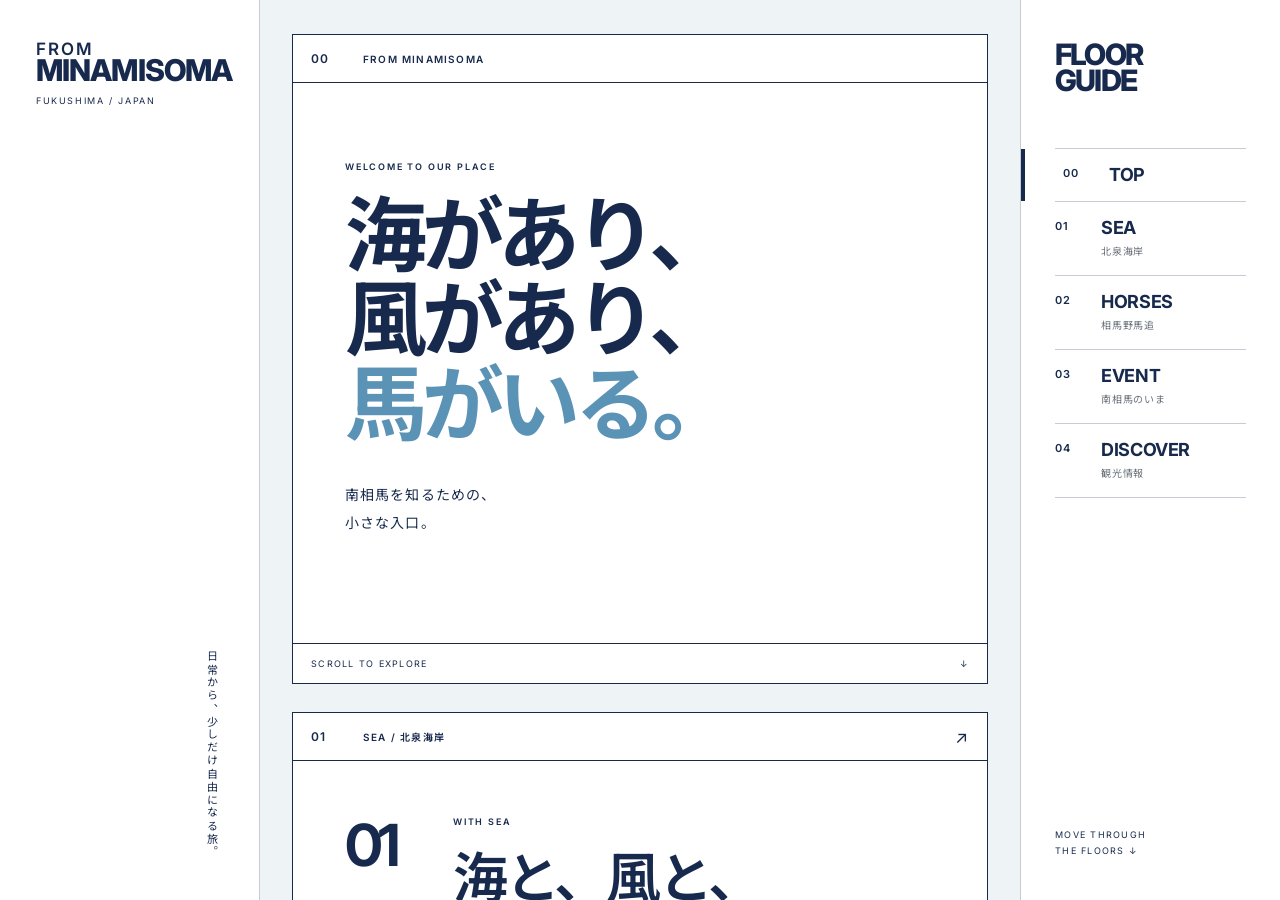
<file: index.html>
<!DOCTYPE html>
<html lang="ja">
<head>
<meta charset="UTF-8">
<meta name="viewport" content="width=device-width, initial-scale=1.0">
<meta name="description" content="FROM MINAMISOMA — 海があり、風があり、馬がいる。">
<title>FROM MINAMISOMA</title>
<link rel="preconnect" href="https://fonts.googleapis.com">
<link rel="preconnect" href="https://fonts.gstatic.com" crossorigin>
<link href="https://fonts.googleapis.com/css2?family=Inter:wght@400;500;600;700;800&family=Noto+Sans+JP:wght@300;400;500;600;700&display=swap" rel="stylesheet">
<link rel="stylesheet" href="style.css">
</head>
<body>
<div class="site-shell">
  <aside class="left-rail">
    <a href="#top" class="brand" aria-label="FROM MINAMISOMA home">
      <span class="brand-from">FROM</span>
      <strong>MINAMISOMA</strong>
    </a>
    <div class="left-caption">FUKUSHIMA / JAPAN</div>
    <div class="left-vertical">日常から、少しだけ自由になる旅。</div>
  </aside>

  <main class="center-column" id="top">
    <section class="intro-box box" id="intro">
      <div class="box-head"><span>00</span><span>FROM MINAMISOMA</span></div>
      <div class="intro-main">
        <p class="mini-label">WELCOME TO OUR PLACE</p>
        <h1>海があり、<br>風があり、<br><em>馬がいる。</em></h1>
        <p class="intro-copy">南相馬を知るための、<br>小さな入口。</p>
      </div>
      <div class="intro-foot"><span>SCROLL TO EXPLORE</span><span>↓</span></div>
    </section>

    <section class="floor-box box sea-box" id="sea">
      <a class="box-link" href="https://evnami-kitaizumi.com/" target="_blank" rel="noopener noreferrer">
        <div class="box-head"><span>01</span><span>SEA / 北泉海岸</span><span class="arrow">↗</span></div>
        <div class="floor-content">
          <p class="floor-index">01</p>
          <div>
            <p class="mini-label">WITH SEA</p>
            <h2>海と、風と、<br>少し自由な時間。</h2>
            <p class="floor-note">北泉海岸</p>
          </div>
        </div>
        <div class="box-bottom"><span>KITAIZUMI / SEA</span><span>EXPLORE →</span></div>
      </a>
    </section>

    <section class="floor-box box horse-box" id="horses">
      <a class="box-link" href="https://soma-nomaoi.jp/" target="_blank" rel="noopener noreferrer">
        <div class="box-head"><span>02</span><span>HORSES / 相馬野馬追</span><span class="arrow">↗</span></div>
        <div class="floor-content">
          <p class="floor-index">02</p>
          <div>
            <p class="mini-label">WITH HORSES</p>
            <h2>馬と生きる、<br>この土地の時間。</h2>
            <p class="floor-note">相馬野馬追</p>
          </div>
        </div>
        <div class="box-bottom"><span>NOMAOI / HORSES</span><span>EXPLORE →</span></div>
      </a>
    </section>

    <section class="floor-box box event-box" id="event">
      <div class="box-head"><span>03</span><span>EVENT / 南相馬のいま</span></div>
      <div class="event-content">
        <p class="mini-label">NOW IN MINAMISOMA</p>
        <h2>この街で、<br>今起きていること。</h2>
        <div class="event-list">
          <a href="https://www.nsa-surf.org/match/60th_alljapan_2026/" class="event-item"><span class="event-date">2026.10</span><strong>北泉海岸・サーフィン</strong><span>→</span></a>
          <a href="https://www.instagram.com/minamisoma_tourism/" class="event-item"><span class="event-date">MORE</span><strong>イベント情報を見る</strong><span>→</span></a>
        </div>
      </div>
    </section>

    <section class="floor-box box discover-box" id="discover">
      <div class="box-head"><span>04</span><span>DISCOVER / 南相馬をもっと</span></div>
      <div class="discover-content">
        <p class="mini-label">FLOOR GUIDE / LAST STOP</p>
        <h2>海と馬の、<br>その先へ。</h2>
        <div class="link-list">
          <a href="https://minamisomakanko.org/" target="_blank" rel="noopener noreferrer">南相馬観光協会 <span>↗</span></a>
          <a href="https://www.kashima-kankou.jp/" target="_blank" rel="noopener noreferrer">かしま観光協会 <span>↗</span></a>
          <a href="https://odaka6014.jp/" target="_blank" rel="noopener noreferrer">小高観光協会 <span>↗</span></a>
          <a href="https://www.city.minamisoma.lg.jp/tourist/index.html" target="_blank" rel="noopener noreferrer">南相馬市観光情報 <span>↗</span></a>
        </div>
      </div>
    </section>

    <footer class="center-footer">
      <span>FROM MINAMISOMA</span>
      <span>南相馬市観光事業実行委員会</span>
    </footer>
  </main>

  <aside class="right-rail">
    <div class="floor-title">FLOOR<br>GUIDE</div>
    <nav class="floor-nav" aria-label="FLOOR GUIDE">
      <a href="#top" data-target="top" class="active"><span>00</span><b>TOP</b></a>
      <a href="#sea" data-target="sea"><span>01</span><b>SEA</b><small>北泉海岸</small></a>
      <a href="#horses" data-target="horses"><span>02</span><b>HORSES</b><small>相馬野馬追</small></a>
      <a href="#event" data-target="event"><span>03</span><b>EVENT</b><small>南相馬のいま</small></a>
      <a href="#discover" data-target="discover"><span>04</span><b>DISCOVER</b><small>観光情報</small></a>
    </nav>
    <div class="right-note">MOVE THROUGH<br>THE FLOORS ↓</div>
  </aside>
</div>
<script>
const navItems = document.querySelectorAll('.floor-nav a');
const sections = document.querySelectorAll('#top, #sea, #horses, #event, #discover');
const observer = new IntersectionObserver((entries) => {
  entries.forEach(entry => {
    if (!entry.isIntersecting) return;
    navItems.forEach(item => item.classList.toggle('active', item.dataset.target === entry.target.id));
  });
}, { root: document.querySelector('.center-column'), rootMargin: '-38% 0px -48% 0px', threshold: 0 });
sections.forEach(section => observer.observe(section));
</script>
</body>
</html>
</file>
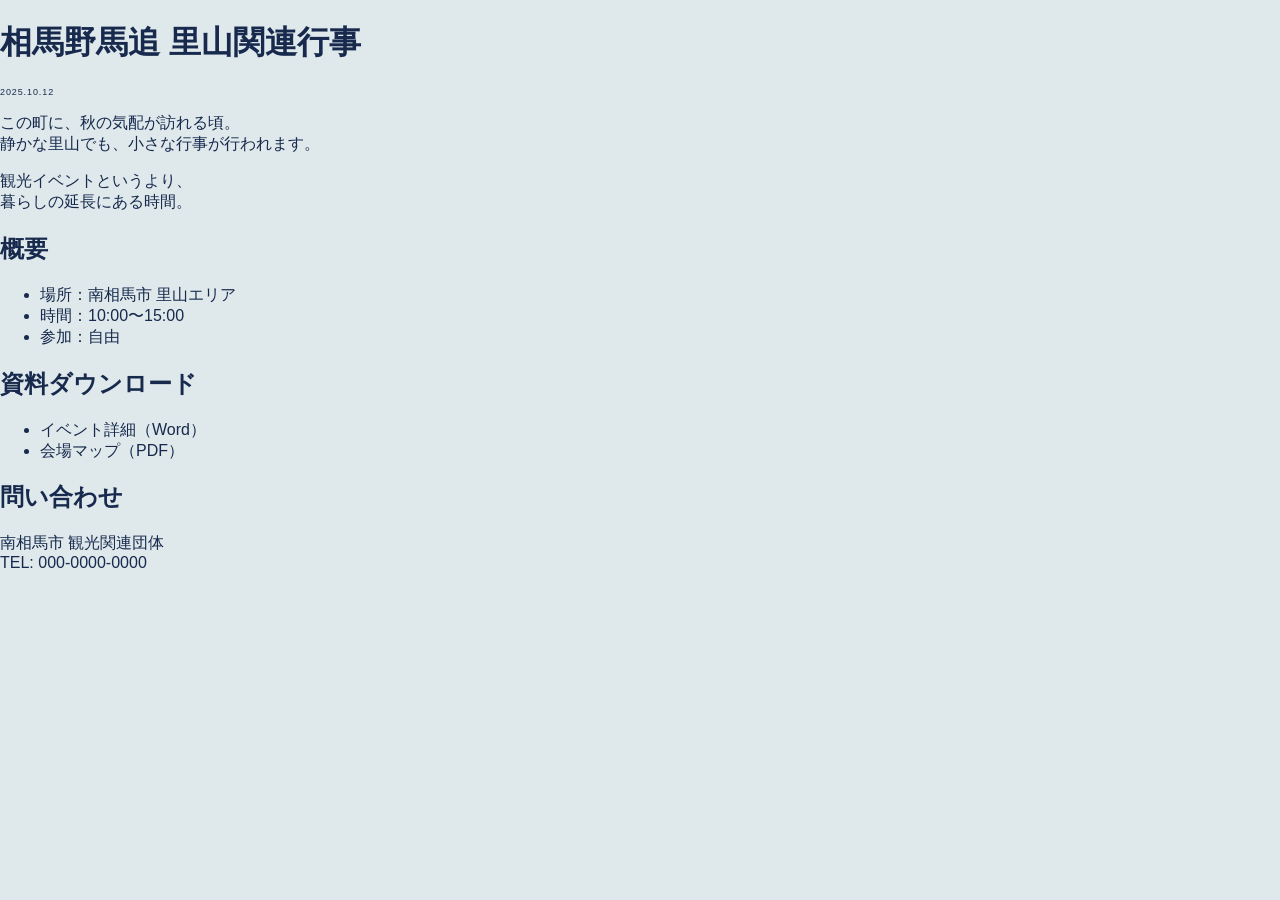
<file: event.html>
<!DOCTYPE html>
<html lang="ja">
<head>
  <meta charset="UTF-8">
  <meta name="viewport" content="width=device-width, initial-scale=1.0">
  <title>Event | Where Horses Run Free</title>
  <link rel="stylesheet" href="style.css">
</head>
<body>

<main class="event-detail">
  <header class="event-header">
    <h1>相馬野馬追 里山関連行事</h1>
    <p class="event-date">2025.10.12</p>
  </header>

  <section class="event-body">
    <p>
      この町に、秋の気配が訪れる頃。<br>
      静かな里山でも、小さな行事が行われます。
    </p>

    <p>
      観光イベントというより、<br>
      暮らしの延長にある時間。
    </p>

    <h2>概要</h2>
    <ul>
      <li>場所：南相馬市 里山エリア</li>
      <li>時間：10:00〜15:00</li>
      <li>参加：自由</li>
    </ul>

    <h2>資料ダウンロード</h2>
    <ul class="file-list">
      <li><a href="files/event-detail.docx" download>イベント詳細（Word）</a></li>
      <li><a href="files/event-map.pdf" download>会場マップ（PDF）</a></li>
    </ul>

    <h2>問い合わせ</h2>
    <p>
      南相馬市 観光関連団体<br>
      TEL: 000-0000-0000
    </p>
  </section>
</main>

</body>
</html>
</file>
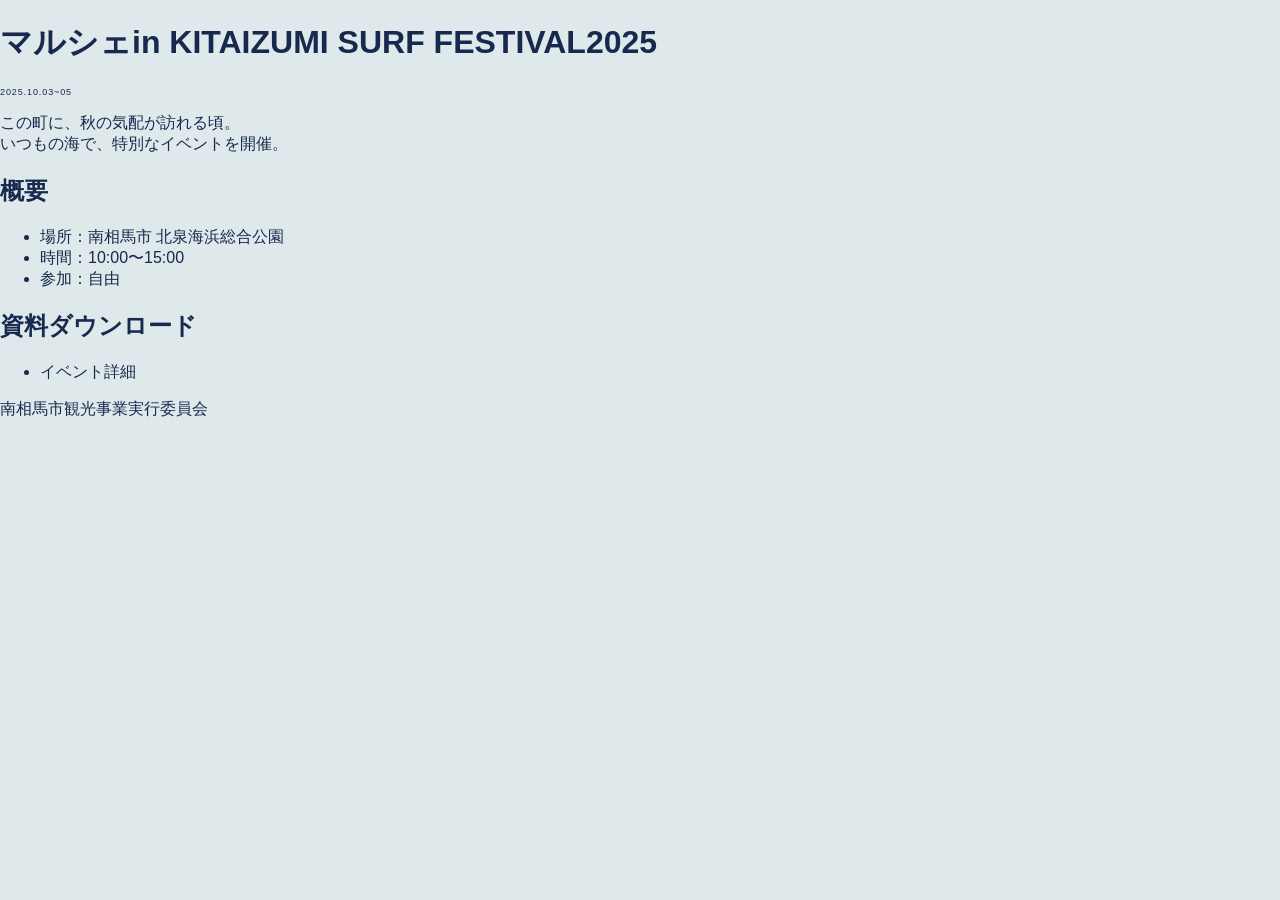
<file: event01.html>
<!DOCTYPE html>
<html lang="ja">
<head>
  <meta charset="UTF-8">
  <meta name="viewport" content="width=device-width, initial-scale=1.0">
  <title>Event | Where Horses Run Free</title>
  <link rel="stylesheet" href="style.css">
</head>
<body>

<main class="event-detail">
  <header class="event-header">
    <h1>マルシェin KITAIZUMI SURF FESTIVAL2025</h1>
    <p class="event-date">2025.10.03~05</p>
  </header>

  <section class="event-body">
    <p>
      この町に、秋の気配が訪れる頃。<br>
      いつもの海で、特別なイベントを開催。
    </p>

   

    <h2>概要</h2>
    <ul>
      <li>場所：南相馬市 北泉海浜総合公園</li>
      <li>時間：10:00〜15:00</li>
      <li>参加：自由</li>
    </ul>

    <h2>資料ダウンロード</h2>
    <ul class="file-list">
        <li><a href="text/Marche-in-KITAIZUMI-SURF-FESTIVAL-2025.png"target="_blank" download>イベント詳細</a></li>
    </ul>
  </section>

<section class="footer">
    <a href="index.html">
        <p>南相馬市観光事業実行委員会</p>
      </a>
</section>
</main>

</body>
</html>
</file>
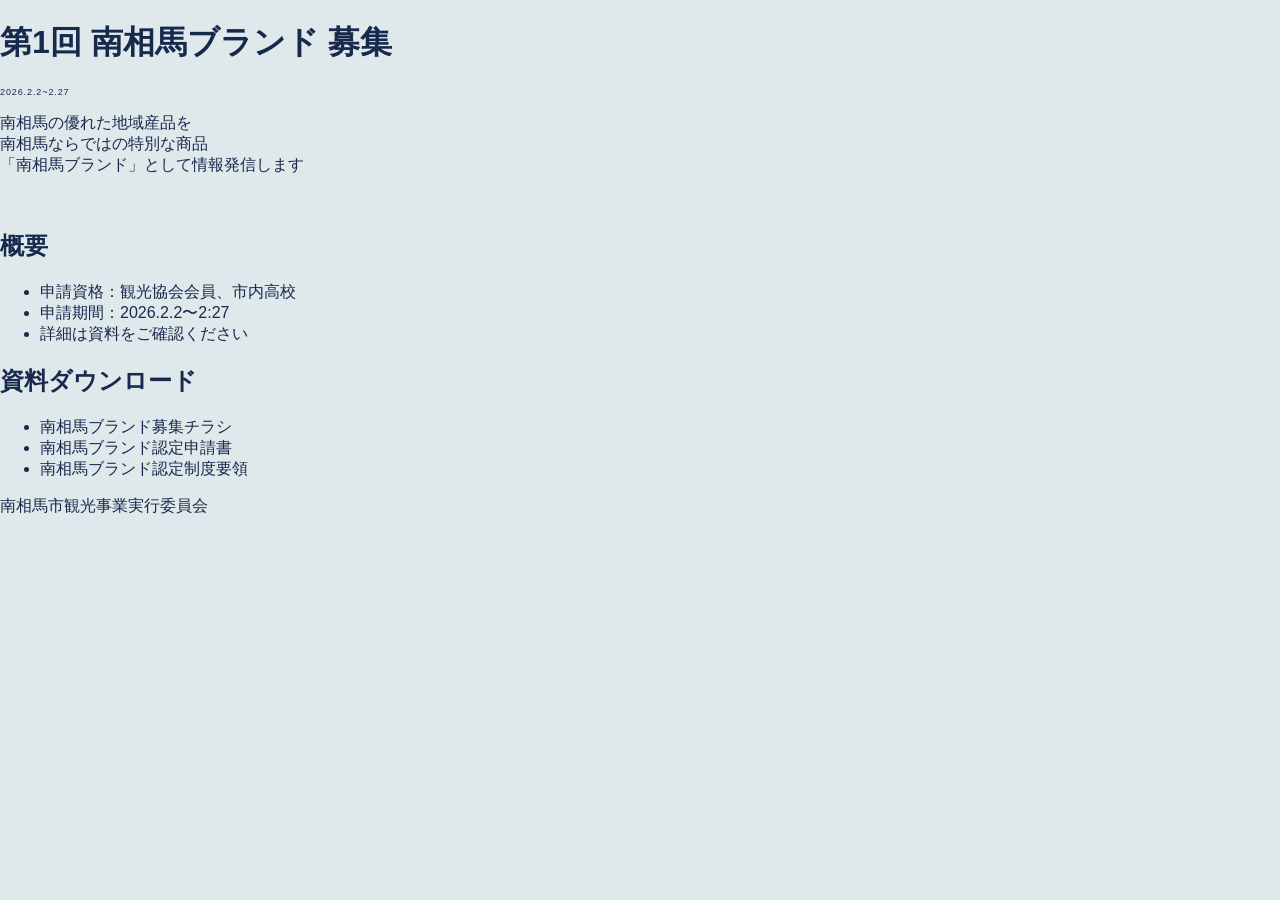
<file: event02.html>
<!DOCTYPE html>
<html lang="ja">
<head>
  <meta charset="UTF-8">
  <meta name="viewport" content="width=device-width, initial-scale=1.0">
  <title>Event | Where Horses Run Free</title>
  <link rel="stylesheet" href="style.css">
</head>
<body>

<main class="event-detail">
  <header class="event-header">
    <h1>第1回 南相馬ブランド 募集</h1>
    <p class="event-date">2026.2.2~2.27</p>
  </header>

  <section class="event-body">
    <p>
      南相馬の優れた地域産品を<br>
      南相馬ならではの特別な商品<br>
      「南相馬ブランド」として情報発信します
      
    </p>

    <p>
      <br>
      
    </p>

    <h2>概要</h2>
    <ul>
      <li>申請資格：観光協会会員、市内高校</li>
      <li>申請期間：2026.2.2〜2:27</li>
      <li>詳細は資料をご確認ください</li>
    </ul>

    <h2>資料ダウンロード</h2>
    <ul class="file-list">
      <li><a href="text/01_南相馬ブランド募集チラシ.set.pdf" download>南相馬ブランド募集チラシ</a></li>
      <li><a href="text/02_南相馬ブランド認定申請書.set.docx" download>南相馬ブランド認定申請書</a></li>
      <li><a href="text/03_南相馬ブランド認定制度要領.set.pdf" download>南相馬ブランド認定制度要領</a></li>
    </ul>

    
  </section>
  <section class="footer">
    <a href="index.html">
  <p>南相馬市観光事業実行委員会</p>
</a>
  </section>
  
</main>


</body>
</html>
</file>
<file: style.css>
:root{--ink:#172a4d;--deep:#0e1b31;--blue:#5b93b6;--pale:#eef4f6;--sand:#f3f0e8;--white:#fff;--gold:#b79a5b;--line:rgba(23,42,77,.24);--muted:#69717a;--serifless:'Inter','Noto Sans JP',sans-serif}
*{box-sizing:border-box}html{scroll-behavior:smooth}body{margin:0;background:#dfe8eb;color:var(--ink);font-family:var(--serifless);font-weight:400}a{color:inherit;text-decoration:none}.site-shell{height:100vh;display:grid;grid-template-columns:minmax(190px,1fr) minmax(560px,760px) minmax(220px,1fr);overflow:hidden}.left-rail,.right-rail{position:relative;background:var(--white);height:100vh}.left-rail{border-right:1px solid var(--line);padding:42px 36px;display:flex;flex-direction:column}.brand{display:flex;flex-direction:column;line-height:.88;letter-spacing:-.055em}.brand-from{font-size:17px;font-weight:600;letter-spacing:.12em}.brand strong{font-size:30px;font-weight:800}.left-caption{margin-top:12px;font-size:9px;letter-spacing:.18em}.left-vertical{margin-top:auto;writing-mode:vertical-rl;font-size:11px;letter-spacing:.18em;line-height:2.1}.right-rail{border-left:1px solid var(--line);padding:42px 34px;display:flex;flex-direction:column}.floor-title{font-size:clamp(27px,2.3vw,42px);font-weight:800;line-height:.88;letter-spacing:-.06em;margin-bottom:54px}.floor-nav{display:flex;flex-direction:column}.floor-nav a{position:relative;display:grid;grid-template-columns:36px 1fr;column-gap:10px;padding:17px 0;border-bottom:1px solid var(--line);transition:.25s ease}.floor-nav a:first-child{border-top:1px solid var(--line)}.floor-nav a span{font-size:11px;font-weight:600;letter-spacing:.08em}.floor-nav b{font-size:18px;line-height:1;letter-spacing:-.02em}.floor-nav small{grid-column:2;margin-top:6px;color:var(--muted);font-size:10px;letter-spacing:.08em}.floor-nav a:before{content:'';position:absolute;left:-34px;top:0;height:100%;width:4px;background:var(--ink);transform:scaleY(0);transition:.25s}.floor-nav a.active:before,.floor-nav a:hover:before{transform:scaleY(1)}.floor-nav a.active,.floor-nav a:hover{padding-left:8px}.right-note{margin-top:auto;font-size:9px;line-height:1.7;letter-spacing:.14em}.center-column{height:100vh;overflow-y:auto;scrollbar-width:thin;scrollbar-color:var(--ink) transparent;background:var(--pale);padding:34px 32px 60px}.center-column::-webkit-scrollbar{width:6px}.center-column::-webkit-scrollbar-thumb{background:var(--ink)}.box{position:relative;background:var(--white);border:1px solid var(--ink);margin:0 auto 28px;min-height:390px}.box-head{min-height:48px;border-bottom:1px solid var(--ink);display:grid;grid-template-columns:52px 1fr auto;align-items:center;padding:0 18px;font-size:10px;font-weight:600;letter-spacing:.12em}.box-head span:first-child{font-size:12px}.arrow{font-size:17px;font-weight:400}.intro-box{min-height:650px;display:flex;flex-direction:column}.intro-main{padding:78px 52px 40px;flex:1}.mini-label{font-size:9px;letter-spacing:.2em;font-weight:600;margin:0 0 22px}.intro-main h1{font-size:clamp(48px,7vw,82px);line-height:1.03;letter-spacing:-.065em;margin:0;font-weight:700}.intro-main h1 em{font-style:normal;color:var(--blue)}.intro-copy{margin:34px 0 0;font-size:14px;line-height:2;letter-spacing:.08em}.intro-foot,.box-bottom{border-top:1px solid var(--ink);display:flex;justify-content:space-between;align-items:center;padding:14px 18px;font-size:9px;letter-spacing:.14em}.floor-box{transition:transform .3s ease,box-shadow .3s ease}.floor-box:hover{transform:translateY(-4px);box-shadow:8px 8px 0 rgba(23,42,77,.08)}.box-link{display:block;min-height:390px}.floor-content{min-height:285px;display:grid;grid-template-columns:90px 1fr;gap:18px;padding:55px 52px}.floor-index{font-size:58px;line-height:1;font-weight:700;letter-spacing:-.08em;margin:0}.floor-content h2,.event-content h2,.discover-content h2{font-size:clamp(30px,4.5vw,55px);line-height:1.08;letter-spacing:-.06em;margin:0;font-weight:600}.floor-note{font-size:13px;margin:28px 0 0;letter-spacing:.08em}.sea-box{background:#fff}.sea-box .floor-index,.sea-box h2{color:var(--ink)}.horse-box{background:var(--ink);color:#fff;border-color:var(--ink)}.horse-box .box-head,.horse-box .box-bottom{border-color:rgba(255,255,255,.55)}.horse-box .floor-index{color:var(--gold)}.horse-box .floor-note{color:#dbe5eb}.event-box{background:var(--sand)}.event-content{padding:54px 52px}.event-content h2{margin-bottom:40px}.event-list{border-top:1px solid var(--ink)}.event-item{display:grid;grid-template-columns:80px 1fr 20px;gap:14px;align-items:center;padding:19px 0;border-bottom:1px solid var(--ink);font-size:12px}.event-item strong{font-size:14px;font-weight:500}.event-date{font-size:9px;letter-spacing:.1em}.discover-box{background:var(--white);min-height:500px}.discover-content{padding:58px 52px}.discover-content h2{margin-bottom:44px}.link-list{border-top:1px solid var(--ink)}.link-list a{display:flex;justify-content:space-between;padding:18px 0;border-bottom:1px solid var(--ink);font-size:12px}.link-list a span{font-size:16px}.center-footer{display:flex;justify-content:space-between;padding:18px 4px 0;font-size:8px;letter-spacing:.12em;color:var(--muted)}@media(max-width:1050px){.site-shell{grid-template-columns:160px minmax(500px,1fr) 190px}.left-rail{padding-left:24px;padding-right:24px}.right-rail{padding-left:22px;padding-right:22px}.floor-nav a:before{left:-22px}.center-column{padding-left:22px;padding-right:22px}}@media(max-width:760px){.site-shell{display:block;height:auto;overflow:visible}.left-rail,.right-rail{position:relative;width:100%;height:auto}.left-rail{border-right:0;border-bottom:1px solid var(--line);padding:20px 22px;display:block}.brand strong{font-size:25px}.left-caption,.left-vertical{display:none}.right-rail{border-left:0;border-top:1px solid var(--line);padding:0;background:#fff;position:sticky;bottom:0;z-index:20}.floor-title,.right-note{display:none}.floor-nav{display:grid;grid-template-columns:repeat(5,1fr)}.floor-nav a{border:0!important;padding:12px 5px!important;display:flex;flex-direction:column;align-items:center;gap:4px}.floor-nav a:before{left:0;top:auto;bottom:0;width:100%;height:3px;transform:scaleX(0)}.floor-nav a.active:before{transform:scaleX(1)}.floor-nav b{font-size:9px}.floor-nav small{display:none}.floor-nav span{font-size:8px}.center-column{height:auto;overflow:visible;padding:12px;background:var(--pale)}.box{margin-bottom:14px;min-height:0}.intro-box{min-height:570px}.intro-main{padding:58px 28px 30px}.intro-main h1{font-size:52px}.floor-content{padding:40px 28px;grid-template-columns:48px 1fr;min-height:270px}.floor-index{font-size:34px}.floor-content h2,.event-content h2,.discover-content h2{font-size:34px}.event-content,.discover-content{padding:40px 28px}.center-footer{padding-bottom:70px;display:block;line-height:2}.center-footer span{display:block}}@media(prefers-reduced-motion:reduce){html{scroll-behavior:auto}.floor-box{transition:none}}
</file>
